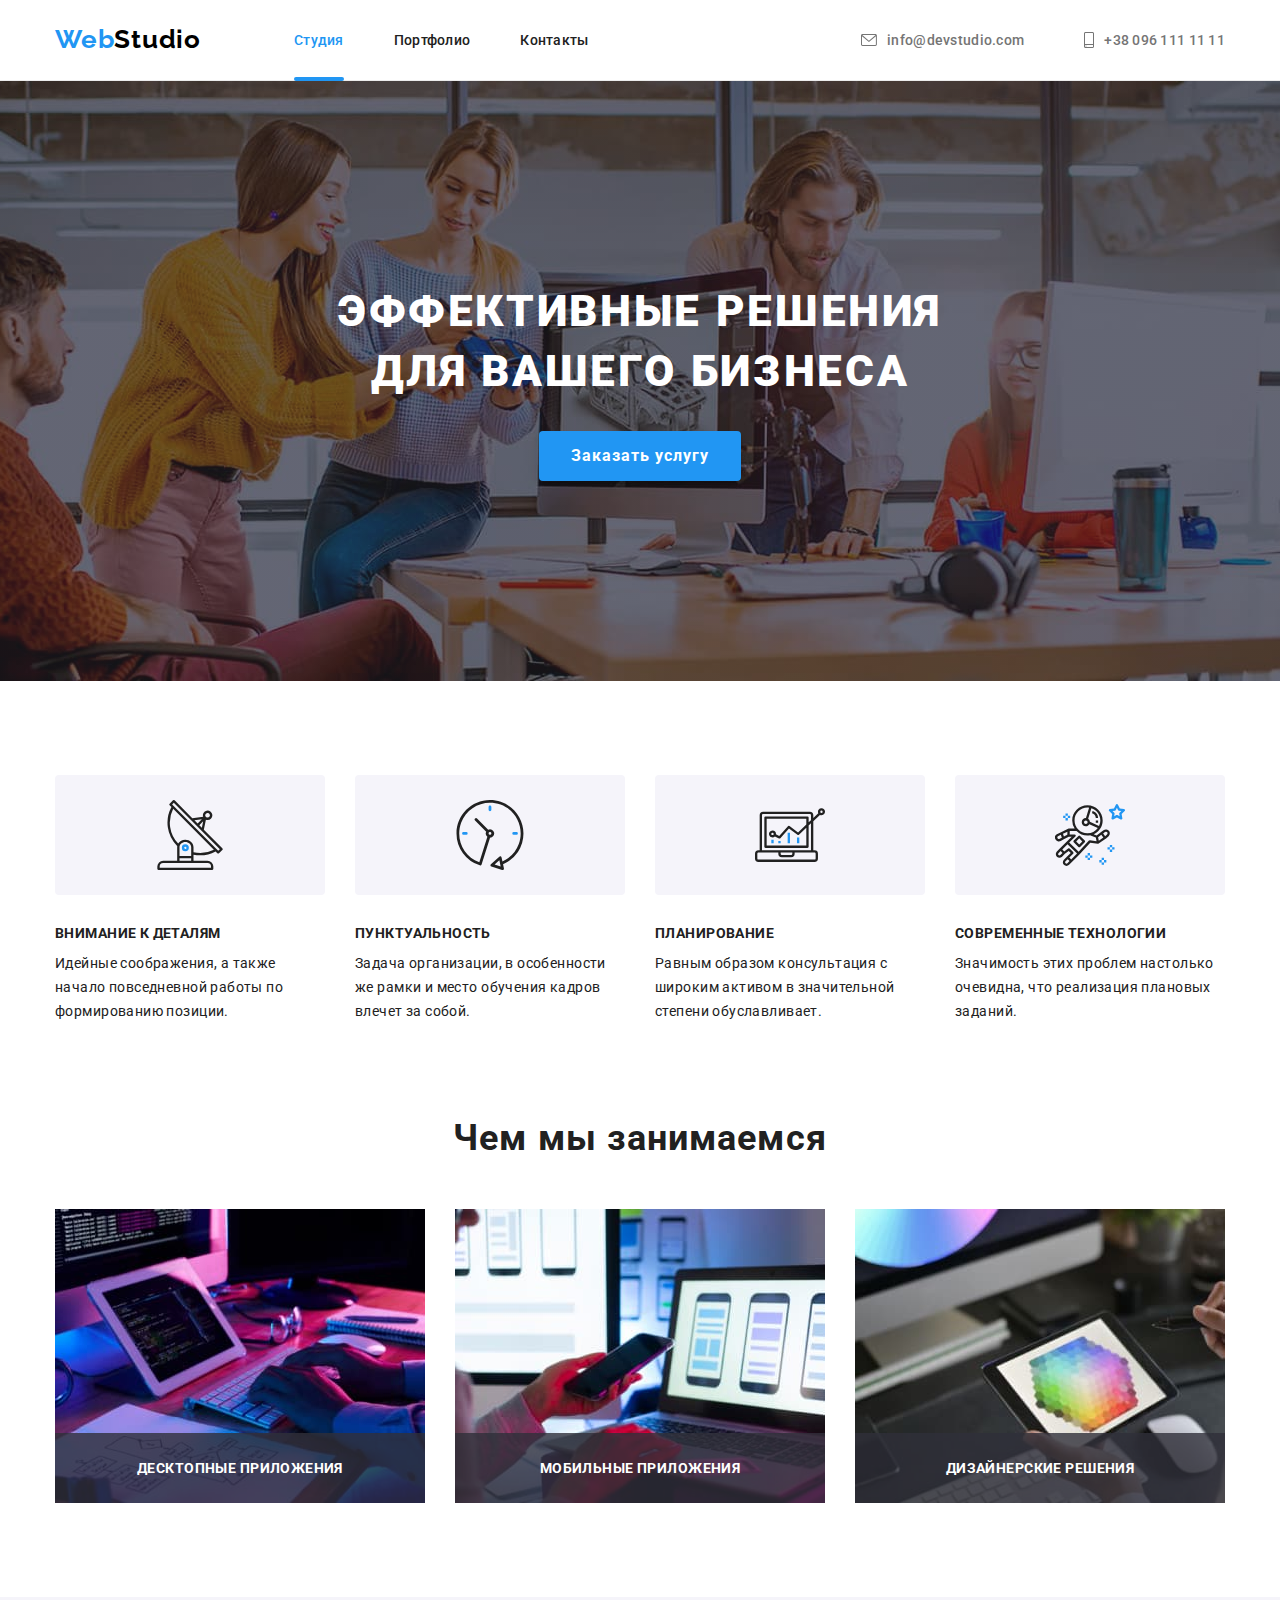
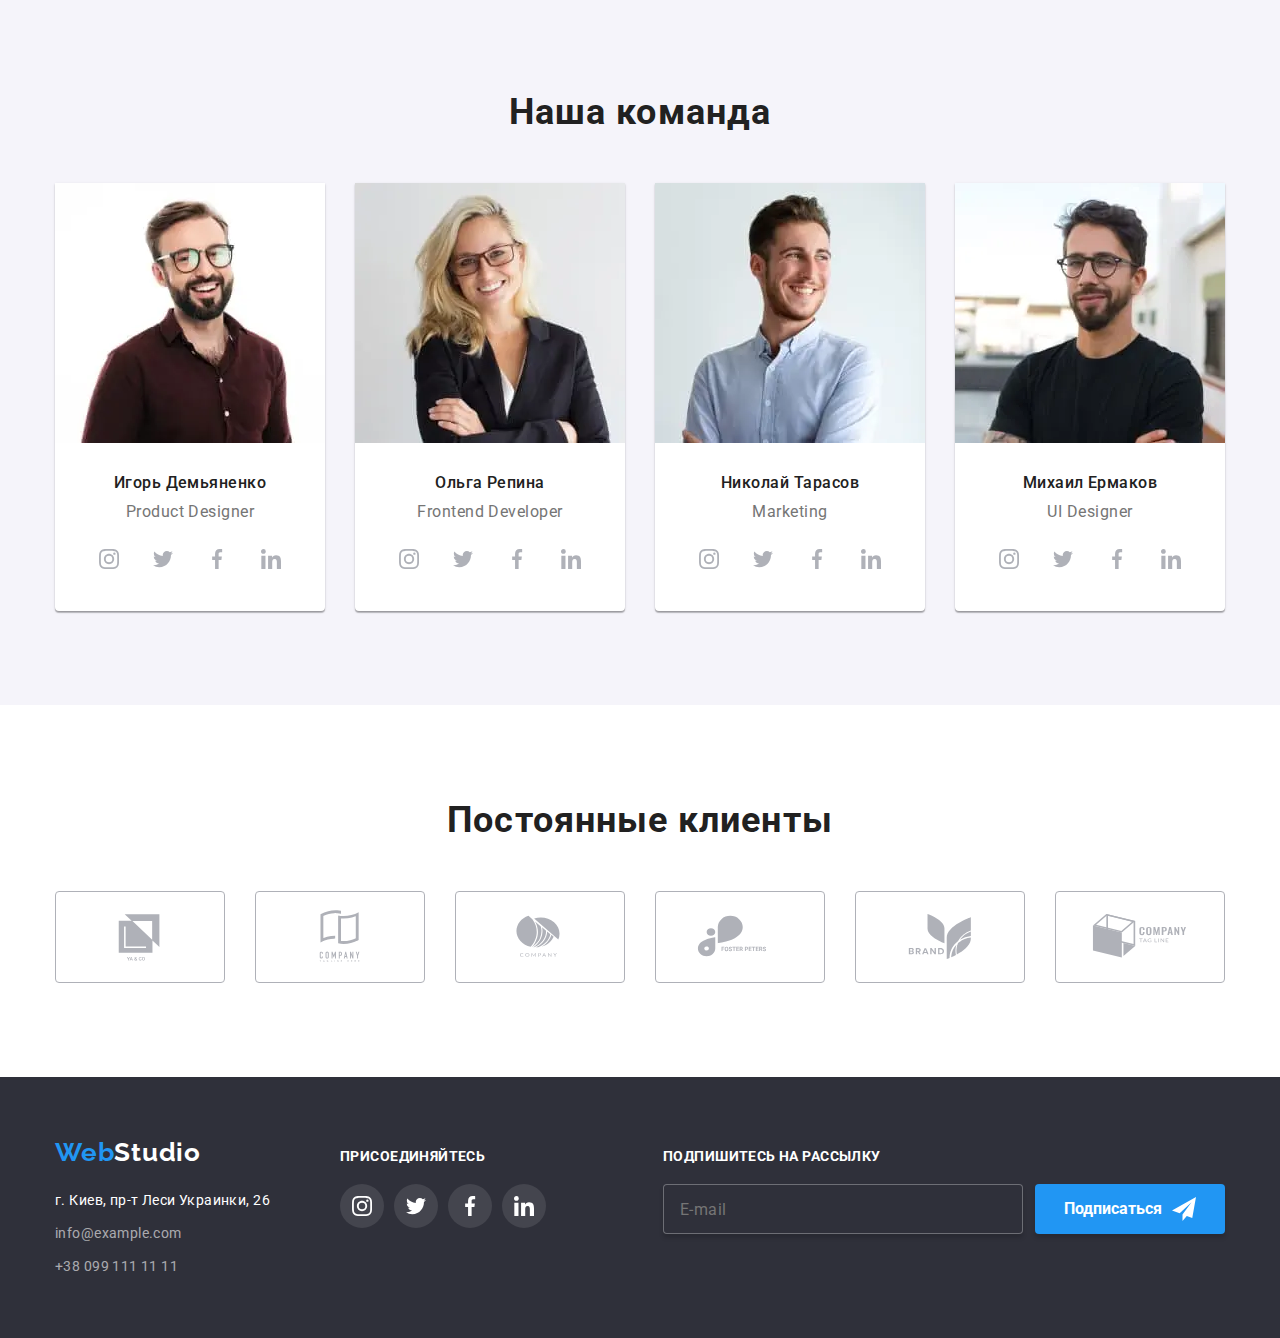
<file: index.html>
<!DOCTYPE html>
<html lang="ru">
  <head>
    <meta charset="UTF-8" />
    <meta http-equiv="X-UA-Compatible" content="IE=edge" />
    <meta name="viewport" content="width=device-width, initial-scale=1.0" />
    <title>Студия</title>
    <link rel="preconnect" href="https://fonts.googleapis.com" />
    <link rel="preconnect" href="https://fonts.gstatic.com" crossorigin />
    <link
      href="https://fonts.googleapis.com/css2?family=Raleway:wght@700&family=Roboto:wght@400;500;700;900&display=swap"
      rel="stylesheet"
    />
    <link
      rel="stylesheet"
      href="https://cdn.jsdelivr.net/npm/modern-normalize@1.1.0/modern-normalize.min.css"
    />
    <link rel="stylesheet" href="./css/main.min.css" />
  </head>
  <body>
    <!--HEADER-->
    <header class="page-header">
      <div class="container page-header__container">
        <nav class="page-nav">
          <a class="logo page-header__logo" href="./index.html" lang="en"
            >Web<span class="logo-black">Studio</span></a
          >
          <ul class="menu">
            <li class="menu__item">
              <a class="menu__link menu__link_current" href="./index.html"
                >Студия</a
              >
            </li>
            <li class="menu__item">
              <a class="menu__link" href="./portfolio.html">Портфолио</a>
            </li>
            <li class="menu__item">
              <a class="menu__link" href="">Контакты</a>
            </li>
          </ul>
        </nav>
        <button type="button" class="mobile-menu-open" data-menu-open>
          <svg class="mobile-menu-open__icon" width="40" height="40">
            <use href="./images/sprite_opt.svg#burger-icon"></use>
          </svg>
        </button>
        <ul class="contacts">
          <li class="contacts__item">
            <a class="contacts__mail" href="mailto:info@devstudio.com"
              >info@devstudio.com
              <svg class="contacts__icon" width="16" height="12">
                <use href="./images/sprite_opt.svg#icon-envelope"></use>
              </svg>
            </a>
          </li>
          <li class="contacts__item">
            <a class="contacts__phone" href="tel:+38961111111"
              >+38 096 111 11 11
              <svg class="contacts__icon" width="10" height="16">
                <use href="./images/sprite_opt.svg#icon-smartphone"></use>
              </svg>
            </a>
          </li>
        </ul>
      </div>
      <!--MOBILE MENU-->
      <div class="mobile-menu" data-menu>
        <div class="container mobile-menu__container">
          <button class="mobile-menu__close-btn" data-menu-close>
            <svg class="mobile-menu__close-icon" width="40" height="40">
              <use href="./images/sprite_opt.svg#icon-close_40px"></use>
            </svg>
          </button>
          <ul class="mobile-menu-list">
            <li class="mobile-menu__item">
              <a
                class="mobile-menu__link mobile-menu__link_current"
                href="./index.html"
                >Студия</a
              >
            </li>
            <li class="mobile-menu__item">
              <a class="mobile-menu__link" href="./portfolio.html">Портфолио</a>
            </li>
            <li class="mobile-menu__item">
              <a class="mobile-menu__link" href="">Контакты</a>
            </li>
          </ul>
          <div>
            <ul class="mobile-contacts">
              <li class="mobile-contacts__item">
                <a class="mobile-contacts__phone" href="tel:+380961111111"
                  >+380961111111
                </a>
              </li>
              <li class="mobile-contacts__item">
                <a
                  class="mobile-contacts__mail"
                  href="mailto:info@devstudio.com"
                  >info@devstudio.com</a
                >
              </li>
            </ul>
            <ul class="mobile-social">
              <li class="mobile-social__item">
                <a href="" class="mobile-social__link">Instagram</a>
              </li>
              <li class="mobile-social__item">
                <a href="" class="mobile-social__link">Twitter</a>
              </li>
              <li class="mobile-social__item">
                <a href="" class="mobile-social__link">Facebook</a>
              </li>
              <li class="mobile-social__item">
                <a href="" class="mobile-social__link">LinkedIn</a>
              </li>
            </ul>
          </div>
        </div>
      </div>
    </header>
    <main>
      <!-- HERO-->
      <section class="page-hero overlay">
        <div class="container">
          <h1 class="main-title">Эффективные решения для вашего бизнеса</h1>
          <button class="modal-btn" type="button" data-modal-open>
            Заказать услугу
          </button>
        </div>
      </section>
      <!--ADVANTAGES-->
      <section class="page-advantages section">
        <div class="container">
          <h2 class="visually-hidden">Наши преимущества</h2>
          <ul class="advantages">
            <li class="menu-advantage">
              <div class="advantages-list-link" href="">
                <svg class="advantages-list-icon" width="70" height="70">
                  <use href="./images/sprite_opt.svg#icon-antenna"></use>
                </svg>
              </div>
              <h3 class="title-advantage">Внимание к деталям</h3>
              <p class="description-advantage">
                Идейные соображения, а также начало повседневной работы по
                формированию позиции.
              </p>
            </li>
            <li class="menu-advantage">
              <div class="advantages-list-link" href="">
                <svg class="advantages-list-icon" width="70" height="70">
                  <use href="./images/sprite_opt.svg#icon-clock"></use>
                </svg>
              </div>
              <h3 class="title-advantage">Пунктуальность</h3>
              <p class="description-advantage">
                Задача организации, в особенности же рамки и место обучения
                кадров влечет за собой.
              </p>
            </li>
            <li class="menu-advantage">
              <div class="advantages-list-link" href="">
                <svg class="advantages-list-icon" width="70" height="70">
                  <use href="./images/sprite_opt.svg#icon-diagram"></use>
                </svg>
              </div>
              <h3 class="title-advantage">Планирование</h3>
              <p class="description-advantage">
                Равным образом консультация с широким активом в значительной
                степени обуславливает.
              </p>
            </li>
            <li class="menu-advantage">
              <div class="advantages-list-link" href="">
                <svg class="advantages-list-icon" width="70" height="70">
                  <use href="./images/sprite_opt.svg#icon-astronaut"></use>
                </svg>
              </div>
              <h3 class="title-advantage">Современные технологии</h3>
              <p class="description-advantage">
                Значимость этих проблем настолько очевидна, что реализация
                плановых заданий.
              </p>
            </li>
          </ul>
        </div>
      </section>
      <!--WORK-->
      <section class="work-section section">
        <div class="container">
          <h2 class="section-title">Чем мы занимаемся</h2>
          <ul class="page-work-container">
            <li class="product-work">
              <picture>
                <source
                  srcset="
                    ./images/desktop/services/desktop-app-370/desktop-app-370.jpg    1x,
                    ./images/desktop/services/desktop-app-370/desktop-app-370@2x.jpg 2x
                  "
                  type="image/jpg"
                  media="(min-width: 1200px)"
                />
                <source
                  srcset="
                    ./images/desktop/services/desktop-app-370/desktop-app-370.webp    1x,
                    ./images/desktop/services/desktop-app-370/desktop-app-370@2x.webp 2x
                  "
                  type="image/webp"
                  media="(min-width: 1200px)"
                />
                <img
                  src="./images/desktop/services/desktop-app-370/desktop-app-370.jpg"
                  alt="Разрабатываем"
                  width="370"
                  height="294"
                />
              </picture>
              <div class="title-product">
                <p class="title-product-work">Десктопные приложения</p>
              </div>
            </li>
            <li class="product-work">
              <picture>
                <source
                  srcset="
                    ./images/desktop/services/mobile-app-370/mobile-app-370.jpg    1x,
                    ./images/desktop/services/mobile-app-370/mobile-app-370@2x.jpg 2x
                  "
                  type="image/jpg"
                  media="(min-width: 1200px)"
                />
                <source
                  srcset="
                    ./images/desktop/services/mobile-app-370/mobile-app-370.webp    1x,
                    ./images/desktop/services/mobile-app-370/mobile-app-370@2x.webp 2x
                  "
                  type="image/webp"
                  media="(min-width: 1200px)"
                />
                <img
                  src="./images/desktop/services/mobile-app-370/mobile-app-370.jpg"
                  alt="Разрабатываем"
                  width="370"
                  height="294"
                />
              </picture>
              <div class="title-product">
                <p class="title-product-work">Мобильные приложения</p>
              </div>
            </li>
            <li class="product-work">
              <picture>
                <source
                  srcset="
                    ./images/desktop/services/design-solutions-370/design-solutions-370.jpg    1x,
                    ./images/desktop/services/design-solutions-370/design-solutions-370@2x.jpg 2x
                  "
                  type="image/jpg"
                  media="(min-width: 1200px)"
                />
                <source
                  srcset="
                    ./images/desktop/services/design-solutions-370/design-solutions-370.webp    1x,
                    ./images/desktop/services/design-solutions-370/design-solutions-370@2x.webp 2x
                  "
                  type="image/webp"
                  media="(min-width: 1200px)"
                />
                <img
                  src="./images/desktop/services/design-solutions-370/design-solutions-370.jpg"
                  alt="Подбираем дизайн"
                  width="370"
                  height="294"
                />
              </picture>
              <div class="title-product">
                <p class="title-product-work">Дизайнерские решения</p>
              </div>
            </li>
          </ul>
        </div>
      </section>
      <!--EMPLOYEES-->
      <section class="employees-section section">
        <div class="container">
          <h2 class="section-title">Наша команда</h2>
          <ul class="page-employees-container">
            <li class="employees-card">
              <picture>
                <source
                  srcset="
                    ./images/desktop/team/igor-270/igor-270.webp,
                    ./images/desktop/team/igor-270/igor-270@2x.webp
                  "
                  media="(min-width: 1200px)"
                  type="image/webp"
                />
                <source
                  srcset="
                    ./images/desktop/team/igor-270/igor-270.jpg,
                    ./images/desktop/team/igor-270/igor-270@2x.jpg
                  "
                  media="(min-width: 1200px)"
                />
                <source
                  srcset="
                    ./images/tablet/team/igor-354/igor-354.webp,
                    ./images/tablet/team/igor-354/igor-354@2x.webp
                  "
                  media="(min-width: 768px)"
                  type="image/webp"
                />
                <source
                  srcset="
                    ./images/tablet/team/igor-354/igor-354.jpg,
                    ./images/tablet/team/igor-354/igor-354@2x.jpg
                  "
                  media="(min-width: 768px)"
                />
                <source
                  srcset="
                    ./images/mobile/team/igor-450/igor-450.webp,
                    ./images/mobile/team/igor-450/igor-450@2x.webp
                  "
                  media="(max-width: 767px)"
                  type="image/webp"
                />
                <source
                  srcset="
                    ./images/mobile/team/igor-450/igor-450.jpg,
                    ./images/mobile/team/igor-450/igor-450@2x.jpg
                  "
                  media="(max-width: 767px)"
                />
                <img
                  src="./images/mobile/team/igor-450/igor-450.jpg"
                  alt="Product Designer"
                />
              </picture>
              <div class="employees-card-content-wrapper">
                <h3 class="employees-name">Игорь Демьяненко</h3>
                <p class="employees-job" lang="en">Product Designer</p>
                <ul class="employees-social-list list">
                  <li class="social-item">
                    <a href="" class="employees-social-link">
                      <svg class="employees-social-icon" width="20" height="20">
                        <use
                          href="./images/sprite_opt.svg#icon-instagram"
                        ></use>
                      </svg>
                    </a>
                  </li>
                  <li class="social-item">
                    <a href="" class="employees-social-link">
                      <svg class="employees-social-icon" width="20" height="20">
                        <use href="./images/sprite_opt.svg#icon-twitter"></use>
                      </svg>
                    </a>
                  </li>
                  <li class="social-item">
                    <a href="" class="employees-social-link">
                      <svg class="employees-social-icon" width="20" height="20">
                        <use href="./images/sprite_opt.svg#icon-facebook"></use>
                      </svg>
                    </a>
                  </li>
                  <li class="social-item">
                    <a href="" class="employees-social-link">
                      <svg class="employees-social-icon" width="20" height="20">
                        <use href="./images/sprite_opt.svg#icon-linkedin"></use>
                      </svg>
                    </a>
                  </li>
                </ul>
              </div>
            </li>
            <li class="employees-card">
              <picture>
                <source
                  srcset="
                    ./images/desktop/team/olga-270/olga-270.webp,
                    ./images/desktop/team/olga-270/olga-270@2x.webp
                  "
                  media="(min-width: 1200px)"
                  type="image/webp"
                />
                <source
                  srcset="
                    ./images/desktop/team/olga-270/olga-270.jpg,
                    ./images/desktop/team/olga-270/olga-270@2x.jpg
                  "
                  media="(min-width: 1200px)"
                />
                <source
                  srcset="
                    ./images/tablet/team/olga-354/olga-354.webp,
                    ./images/tablet/team/olga-354/olga-3544@2x.webp
                  "
                  media="(min-width: 768px)"
                  type="image/webp"
                />
                <source
                  srcset="
                    ./images/tablet/team/olga-354/olga-354.jpg,
                    ./images/tablet/team/olga-354/olga-354@2x.jpg
                  "
                  media="(min-width: 768px)"
                />
                <source
                  srcset="
                    ./images/mobile/team/olga-450/olga-450.webp,
                    ./images/mobile/team/olga-450/olga-450@2x.webp
                  "
                  media="(max-width: 767px)"
                  type="image/webp"
                />
                <source
                  srcset="
                    ./images/mobile/team/olga-450/olga-450.jpg,
                    ./images/mobile/team/olga-450/olga-450@2x.jpg
                  "
                  media="(max-width: 767px)"
                />
                <img
                  src="./images/mobile/team/olga-450/olga-450.jpg"
                  alt="Frontend Developer"
                />
              </picture>
              <div class="employees-card-content-wrapper">
                <h3 class="employees-name">Ольга Репина</h3>
                <p class="employees-job" lang="en">Frontend Developer</p>
                <ul class="employees-social-list list">
                  <li class="social-item">
                    <a href="" class="employees-social-link">
                      <svg class="employees-social-icon" width="20" height="20">
                        <use
                          href="./images/sprite_opt.svg#icon-instagram"
                        ></use>
                      </svg>
                    </a>
                  </li>
                  <li class="social-item">
                    <a href="" class="employees-social-link">
                      <svg class="employees-social-icon" width="20" height="20">
                        <use href="./images/sprite_opt.svg#icon-twitter"></use>
                      </svg>
                    </a>
                  </li>
                  <li class="social-item">
                    <a href="" class="employees-social-link">
                      <svg class="employees-social-icon" width="20" height="20">
                        <use href="./images/sprite_opt.svg#icon-facebook"></use>
                      </svg>
                    </a>
                  </li>
                  <li class="social-item">
                    <a href="" class="employees-social-link">
                      <svg class="employees-social-icon" width="20" height="20">
                        <use href="./images/sprite_opt.svg#icon-linkedin"></use>
                      </svg>
                    </a>
                  </li>
                </ul>
              </div>
            </li>
            <li class="employees-card">
              <picture>
                <source
                  srcset="
                    ./images/desktop/team/nikolay-270/nikolay-270.webp,
                    ./images/desktop/team/nikolay-270/nikolay-270@2x.webp
                  "
                  media="(min-width: 1200px)"
                  type="image/webp"
                />
                <source
                  srcset="
                    ./images/desktop/team/nikolay-270/nikolay-270.jpg,
                    ./images/desktop/team/nikolay-270/nikolay-270@2x.jpg
                  "
                  media="(min-width: 1200px)"
                />
                <source
                  srcset="
                    ./images/tablet/team/nikolay-354/nikolay-354.webp,
                    ./images/tablet/team/nikolay-354/nikolay-3544@2x.webp
                  "
                  media="(min-width: 768px)"
                  type="image/webp"
                />
                <source
                  srcset="
                    ./images/tablet/team/nikolay-354/nikolay-354.jpg,
                    ./images/tablet/team/nikolay-354/nikolay-354@2x.jpg
                  "
                  media="(min-width: 768px)"
                />
                <source
                  srcset="
                    ./images/mobile/team/nikolay-450/nikolay-450.webp,
                    ./images/mobile/team/nikolay-450/nikolay-450@2x.webp
                  "
                  media="(max-width: 767px)"
                  type="image/webp"
                />
                <source
                  srcset="
                    ./images/mobile/team/nikolay-450/nikolay-450.jpg,
                    ./images/mobile/team/nikolay-450/nikolay-450@2x.jpg
                  "
                  media="(max-width: 767px)"
                />
                <img
                  src="./images/mobile/team/nikolay-450/nikolay-450.jpg"
                  alt="Marketing"
                />
              </picture>
              <div class="employees-card-content-wrapper">
                <h3 class="employees-name">Николай Тарасов</h3>
                <p class="employees-job" lang="en">Marketing</p>
                <ul class="employees-social-list list">
                  <li class="social-item">
                    <a href="" class="employees-social-link">
                      <svg class="employees-social-icon" width="20" height="20">
                        <use
                          href="./images/sprite_opt.svg#icon-instagram"
                        ></use>
                      </svg>
                    </a>
                  </li>
                  <li class="social-item">
                    <a href="" class="employees-social-link">
                      <svg class="employees-social-icon" width="20" height="20">
                        <use href="./images/sprite_opt.svg#icon-twitter"></use>
                      </svg>
                    </a>
                  </li>
                  <li class="social-item">
                    <a href="" class="employees-social-link">
                      <svg class="employees-social-icon" width="20" height="20">
                        <use href="./images/sprite_opt.svg#icon-facebook"></use>
                      </svg>
                    </a>
                  </li>
                  <li class="social-item">
                    <a href="" class="employees-social-link">
                      <svg class="employees-social-icon" width="20" height="20">
                        <use href="./images/sprite_opt.svg#icon-linkedin"></use>
                      </svg>
                    </a>
                  </li>
                </ul>
              </div>
            </li>
            <li class="employees-card">
              <picture>
                <source
                  srcset="
                    ./images/desktop/team/mykhail-270/mykhail-270.webp,
                    ./images/desktop/team/mykhail-270/mykhail-270@2x.webp
                  "
                  media="(min-width: 1200px)"
                  type="image/webp"
                />
                <source
                  srcset="
                    ./images/desktop/team/mykhail-270/mykhail-270.jpg,
                    ./images/desktop/team/mykhail-270/mykhail-270@2x.jpg
                  "
                  media="(min-width: 1200px)"
                />
                <source
                  srcset="
                    ./images/tablet/team/mykhail-354/mykhail-354.webp,
                    ./images/tablet/team/mykhail-354/mykhail-3544@2x.webp
                  "
                  media="(min-width: 768px)"
                  type="image/webp"
                />
                <source
                  srcset="
                    ./images/tablet/team/mykhail-354/mykhail-354.jpg,
                    ./images/tablet/team/mykhail-354/mykhail-354@2x.jpg
                  "
                  media="(min-width: 768px)"
                />
                <source
                  srcset="
                    ./images/mobile/team/mykhail-450/mykhail-450.webp,
                    ./images/mobile/team/mykhail-450/mykhail-450@2x.webp
                  "
                  media="(max-width: 767px)"
                  type="image/webp"
                />
                <source
                  srcset="
                    ./images/mobile/team/mykhail-450/mykhail-450.jpg,
                    ./images/mobile/team/mykhail-450/mykhail-450@2x.jpg
                  "
                  media="(max-width: 767px)"
                />
                <img
                  src="./images/mobile/team/mykhail-450/mykhail-450.jpg"
                  alt="UI Designer"
                />
              </picture>
              <div class="employees-card-content-wrapper">
                <h3 class="employees-name">Михаил Ермаков</h3>
                <p class="employees-job" lang="en">UI Designer</p>
                <ul class="employees-social-list list">
                  <li class="social-item">
                    <a href="" class="employees-social-link">
                      <svg class="employees-social-icon" width="20" height="20">
                        <use
                          href="./images/sprite_opt.svg#icon-instagram"
                        ></use>
                      </svg>
                    </a>
                  </li>
                  <li class="social-item">
                    <a href="" class="employees-social-link">
                      <svg class="employees-social-icon" width="20" height="20">
                        <use href="./images/sprite_opt.svg#icon-twitter"></use>
                      </svg>
                    </a>
                  </li>
                  <li class="social-item">
                    <a href="" class="employees-social-link">
                      <svg class="employees-social-icon" width="20" height="20">
                        <use href="./images/sprite_opt.svg#icon-facebook"></use>
                      </svg>
                    </a>
                  </li>
                  <li class="social-item">
                    <a href="" class="employees-social-link">
                      <svg class="employees-social-icon" width="20" height="20">
                        <use href="./images/sprite_opt.svg#icon-linkedin"></use>
                      </svg>
                    </a>
                  </li>
                </ul>
              </div>
            </li>
          </ul>
        </div>
      </section>
    </main>
    <!--CLIENTS-->
    <section class="section">
      <div class="container">
        <h2 class="section-title">Постоянные клиенты</h2>
        <ul class="list-clients">
          <li class="image-client">
            <a class="clients-list-link" href="">
              <svg class="client-icon" width="106" height="60">
                <use href="./images/sprite_opt.svg#icon-client-logo"></use>
              </svg>
            </a>
          </li>
          <li class="image-client">
            <a class="clients-list-link" href="">
              <svg class="client-icon" width="106" height="60">
                <use href="./images/sprite_opt.svg#icon-client-logo-1"></use>
              </svg>
            </a>
          </li>
          <li class="image-client">
            <a class="clients-list-link" href="">
              <svg class="client-icon" width="106" height="60">
                <use href="./images/sprite_opt.svg#icon-client-logo-2"></use>
              </svg>
            </a>
          </li>
          <li class="image-client">
            <a class="clients-list-link" href="">
              <svg class="client-icon" width="106" height="60">
                <use href="./images/sprite_opt.svg#icon-client-logo-3"></use>
              </svg>
            </a>
          </li>
          <li class="image-client">
            <a class="clients-list-link" href="">
              <svg class="client-icon" width="106" height="60">
                <use href="./images/sprite_opt.svg#icon-client-logo-4"></use>
              </svg>
            </a>
          </li>
          <li class="image-client">
            <a class="clients-list-link" href="">
              <svg class="client-icon" width="106" height="60">
                <use href="./images/sprite_opt.svg#icon-client-logo-5"></use>
              </svg>
            </a>
          </li>
        </ul>
      </div>
    </section>
    <!--FOOTER-->
    <footer class="page-footer">
      <div class="container page-footer__container">
        <div class="footer-box">
          <div class="address-footer-wrap">
            <a class="page-footer__logo logo" href="./index.html" lang="en"
              >Web<span class="logo-white">Studio</span></a
            >
            <address>
              <ul>
                <li>
                  <a
                    class="location"
                    href="https://goo.gl/maps/pXE2QNJU4stwtCro8"
                    target="_blank"
                    rel="noopener noreferrer"
                    >г. Киев, пр-т Леси Украинки, 26</a
                  >
                </li>
                <li>
                  <a class="contact-mail-footer" href="mailto:info@example.com"
                    >info@example.com</a
                  >
                </li>
                <li>
                  <a
                    class="contact-phone-number-footer"
                    href="tel:+380991111111"
                    >+38 099 111 11 11</a
                  >
                </li>
              </ul>
            </address>
          </div>
          <div class="social-links-footer">
            <p class="social-footer-wrap">присоединяйтесь</p>
            <ul class="social-footer-list list">
              <li class="social-footer-list__item">
                <a href="" class="social-footer-list__link">
                  <svg class="social-footer-list__icon" width="20" height="20">
                    <use href="./images/sprite_opt.svg#icon-instagram"></use>
                  </svg>
                </a>
              </li>
              <li class="social-footer-list__item">
                <a href="" class="social-footer-list__link">
                  <svg class="social-footer-list__icon" width="20" height="20">
                    <use href="./images/sprite_opt.svg#icon-twitter"></use>
                  </svg>
                </a>
              </li>
              <li class="social-footer-list__item">
                <a href="" class="social-footer-list__link">
                  <svg class="social-footer-list__icon" width="20" height="20">
                    <use href="./images/sprite_opt.svg#icon-facebook"></use>
                  </svg>
                </a>
              </li>
              <li class="social-footer-list__item">
                <a href="" class="social-footer-list__link">
                  <svg class="social-footer-list__icon" width="20" height="20">
                    <use href="./images/sprite_opt.svg#icon-linkedin"></use>
                  </svg>
                </a>
              </li>
            </ul>
          </div>
        </div>
        <form class="sign-modal-form">
          <label class="sign-mail-content">
            <span class="sign-mail-content__mail">Подпишитесь на рассылку</span>
            <input
              type="email"
              class="sign-mail-content__form"
              placeholder="E-mail"
              name="sign_user_mail"
              required
            />
          </label>
          <button type="submit" class="sign-form-button">
            Подписаться
            <svg class="sign-form-button__icon" width="24" height="24">
              <use href="./images/sprite_opt.svg#icon-sign_mail"></use>
            </svg>
          </button>
        </form>
      </div>
    </footer>
    <!--MODAL WINDOW-->
    <div class="backdrop is-hidden" data-modal>
      <div class="modal">
        <button type="button" class="modal-close-btn" data-modal-close>
          <svg class="modal-close-btn-icon" width="18" height="18">
            <use href="./images/sprite_opt.svg#icon-close-modal"></use>
          </svg>
        </button>
        <form class="modal-form">
          <p class="modal-form-title">
            Оставьте свои данные, мы вам перезвоним
          </p>
          <label class="modal-form-field">
            <span class="modal-form-input-descr">Имя</span>
            <span class="modal-form-input-wrapper">
              <input
                type="text"
                name="user_name"
                class="modal-form-input"
                required
                pattern="^[a-zA-Zа-яА-Я]+$"
                minlength="2"
              />
              <svg class="modal-form-input-icon" width="18" height="18">
                <use href="./images/sprite_opt.svg#icon-input-person"></use>
              </svg>
            </span>
          </label>
          <label class="modal-form-field">
            <span class="modal-form-input-descr">Телефон</span>
            <span class="modal-form-input-wrapper">
              <input
                type="tel"
                name="user_phone"
                class="modal-form-input"
                required
                pattern="[0-9]{3}-[0-9]{3}-[0-9]{2}-[0-9]{2}"
                title="xxx-xxx-xx-xx"
              />
              <svg class="modal-form-input-icon" width="18" height="18">
                <use href="./images/sprite_opt.svg#icon-input-phone"></use>
              </svg>
            </span>
          </label>
          <label class="modal-form-field">
            <span class="modal-form-input-descr">Почта</span>
            <span class="modal-form-input-wrapper">
              <input
                type="email"
                name="user_email"
                class="modal-form-input"
                required
                pattern="^[a-z0-9._%+-]+@[a-z0-9.-]+\.[a-z]{2,4}$"
              />
              <svg class="modal-form-input-icon" width="18" height="18">
                <use href="./images/sprite_opt.svg#icon-input-email"></use>
              </svg>
            </span>
          </label>
          <label class="modal-form-field">
            <span class="modal-form-input-descr">Комментарий</span>
            <textarea
              name="user_message"
              class="modal-form-message"
              placeholder="Введите текст"
            ></textarea>
          </label>
          <input
            id="user-policy"
            type="checkbox"
            name="user-policy"
            class="modal-form-check visually-hidden"
          />
          <label for="user-policy" class="modal-form-check-descr"
            >Соглашаюсь с рассылкой и принимаю&nbsp;<a
              href=""
              class="modal-form-check-descr-blue"
              >Условия договора
            </a>
          </label>
          <button type="submit" class="modal-form-submit">Отправить</button>
        </form>
      </div>
    </div>
    <script src="./js/modal.js"></script>
    <script src="./js/mobile-menu.js"></script>
  </body>
</html>
</file>
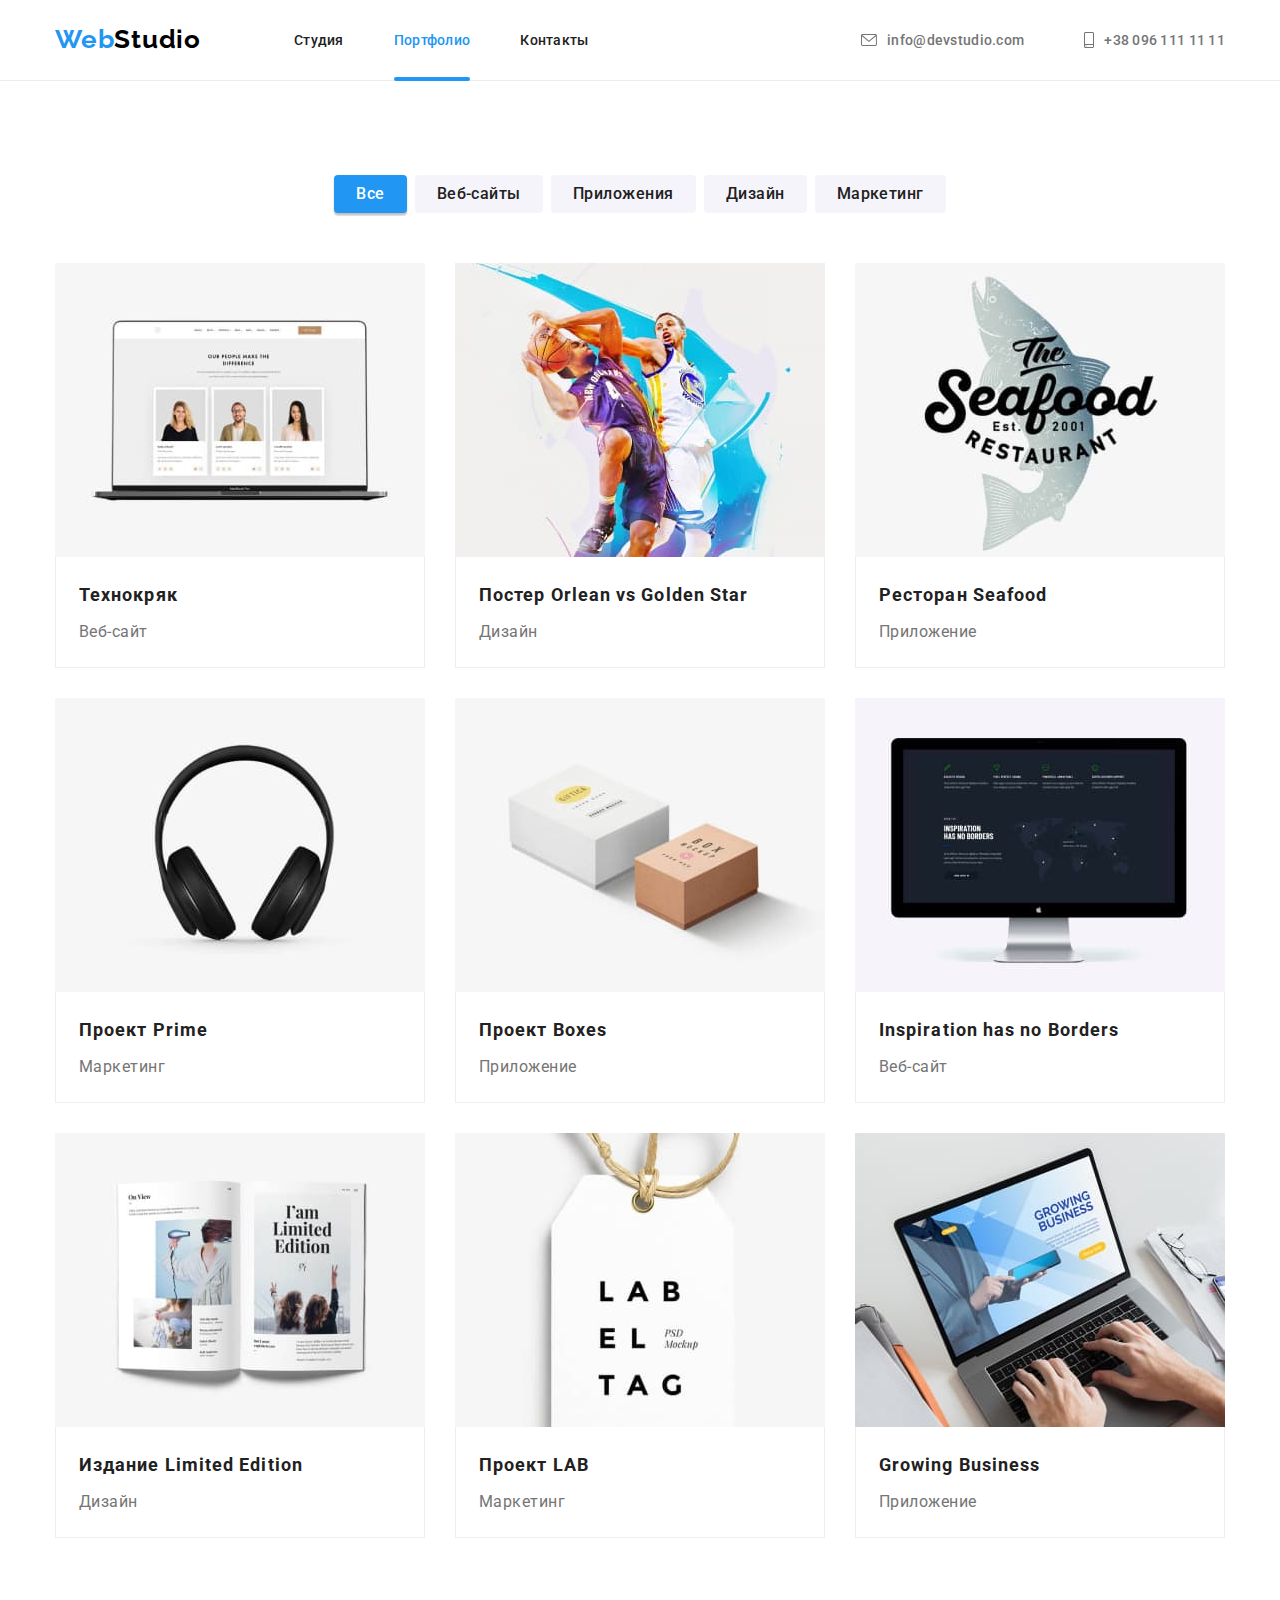
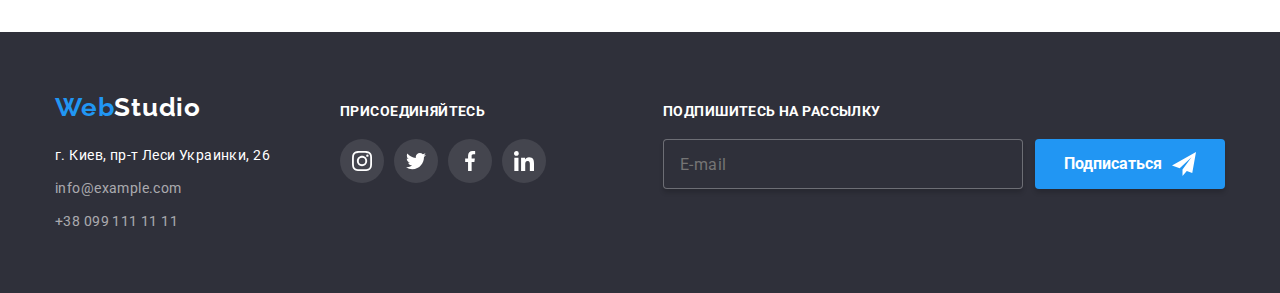
<file: portfolio.html>
<!DOCTYPE html>
<html lang="ru">
  <head>
    <meta charset="UTF-8" />
    <meta http-equiv="X-UA-Compatible" content="IE=edge" />
    <meta name="viewport" content="width=device-width, initial-scale=1.0" />
    <title>Портфолио</title>
    <link rel="preconnect" href="https://fonts.googleapis.com" />
    <link rel="preconnect" href="https://fonts.gstatic.com" crossorigin />
    <link
      href="https://fonts.googleapis.com/css2?family=Raleway:wght@700&family=Roboto:wght@400;500;700;900&display=swap"
      rel="stylesheet"
    />
    <link
      rel="stylesheet"
      href="https://cdn.jsdelivr.net/npm/modern-normalize@1.1.0/modern-normalize.min.css"
    />
    <link rel="stylesheet" href="./css/main.min.css" />
  </head>
  <body>
    <!--HEADER-->
    <header class="page-header">
      <div class="container page-header__container">
        <nav class="page-nav">
          <a class="logo page-header__logo" href="./index.html" lang="en"
            >Web<span class="logo-black">Studio</span></a
          >
          <ul class="menu">
            <li class="menu__item">
              <a class="menu__link" href="./index.html">Студия</a>
            </li>
            <li class="menu__item">
              <a class="menu__link menu__link_current" href="./portfolio.html"
                >Портфолио</a
              >
            </li>
            <li class="menu__item">
              <a class="menu__link" href="">Контакты</a>
            </li>
          </ul>
        </nav>
        <button type="button" class="mobile-menu-open" data-menu-open>
          <svg class="mobile-menu-open__icon" width="40" height="40">
            <use href="./images/sprite_opt.svg#burger-icon"></use>
          </svg>
        </button>
        <ul class="contacts">
          <li class="contacts__item">
            <a class="contacts__mail" href="mailto:info@devstudio.com"
              >info@devstudio.com
              <svg class="contacts__icon" width="16" height="12">
                <use href="./images/sprite_opt.svg#icon-envelope"></use>
              </svg>
            </a>
          </li>
          <li class="contacts__item">
            <a class="contacts__phone" href="tel:+38961111111"
              >+38 096 111 11 11
              <svg class="contacts__icon" width="10" height="16">
                <use href="./images/sprite_opt.svg#icon-smartphone"></use>
              </svg>
            </a>
          </li>
        </ul>
      </div>
      <div class="mobile-menu" data-menu>
        <div class="container mobile-menu__container">
          <button class="mobile-menu__close-btn" data-menu-close>
            <svg class="mobile-menu__close-icon" width="40" height="40">
              <use href="./images/sprite_opt.svg#icon-close_40px"></use>
            </svg>
          </button>
          <ul class="mobile-menu-list">
            <li class="mobile-menu__item">
              <a class="mobile-menu__link" href="./index.html">Студия</a>
            </li>
            <li class="mobile-menu__item">
              <a
                class="mobile-menu__link mobile-menu__link_current"
                href="./portfolio.html"
                >Портфолио</a
              >
            </li>
            <li class="mobile-menu__item">
              <a class="mobile-menu__link" href="">Контакты</a>
            </li>
          </ul>
          <!--MOBILE MENU-->
          <div>
            <ul class="mobile-contacts">
              <li class="mobile-contacts__item">
                <a class="mobile-contacts__phone" href="tel:+380961111111"
                  >+380961111111
                </a>
              </li>
              <li class="mobile-contacts__item">
                <a
                  class="mobile-contacts__mail"
                  href="mailto:info@devstudio.com"
                  >info@devstudio.com</a
                >
              </li>
            </ul>
            <ul class="mobile-social">
              <li class="mobile-social__item">
                <a href="" class="mobile-social__link">Instagram</a>
              </li>
              <li class="mobile-social__item">
                <a href="" class="mobile-social__link">Twitter</a>
              </li>
              <li class="mobile-social__item">
                <a href="" class="mobile-social__link">Facebook</a>
              </li>
              <li class="mobile-social__item">
                <a href="" class="mobile-social__link">LinkedIn</a>
              </li>
            </ul>
          </div>
        </div>
      </div>
    </header>
    <main>
      <!--HERO-->
      <section class="section">
        <div class="container">
          <h1 class="visually-hidden">Страница Портфолио</h1>
          <ul class="page-button-container">
            <li>
              <button class="modal-btn-portfolio button-current" type="button">
                Все
              </button>
            </li>
            <li>
              <button class="modal-btn-portfolio" type="button">
                Веб-сайты
              </button>
            </li>
            <li>
              <button class="modal-btn-portfolio" type="button">
                Приложения
              </button>
            </li>
            <li>
              <button class="modal-btn-portfolio" type="button">Дизайн</button>
            </li>
            <li>
              <button class="modal-btn-portfolio" type="button">
                Маркетинг
              </button>
            </li>
          </ul>
          <!--PROJECTS-->
          <h2 class="visually-hidden">Наши проекты</h2>
          <ul class="projects-photo">
            <li class="menu-projects menu-projects-hover">
              <a class="menu-projects-description" href="">
                <div class="overlay-portfolio">
                  <picture>
                    <source
                      srcset="
                        ./images/desktop/portfolio-card-set/technokryak-370/technokryak-370.jpg    1x,
                        ./images/desktop/portfolio-card-set/technokryak-370/technokryak-370@2x.jpg 2x
                      "
                      media="(min-width: 1200px)" />
                    <source
                      srcset="
                        ./images/tablet/portfolio-card-set/technokryak-354/technokryak-354.jpg    1x,
                        ./images/tablet/portfolio-card-set/technokryak-354/technokryak-354@2x.jpg 2x
                      "
                      media="(min-width: 768px)" />
                    <source
                      srcset="
                        ./images/mobile/portfolio-card-set/technocryak-450/technocryak-450.jpg    1x,
                        ./images/mobile/portfolio-card-set/technocryak-450/technocryak-450@2x.jpg 2x
                      "
                      media="(max-width: 767px)" />
                    <img
                      src="./images/mobile/portfolio-card-set/technocryak-450/technocryak-450.jpg"
                      alt="Веб-сайт"
                  /></picture>
                  <p class="overlay-portfolio-content">
                    Ресурс предлагает комплексные предложения с разным уровнем
                    функционала и сервисов. Все это позволит посетителю получить
                    исчерпывающие сведения о компании или частном лице.
                  </p>
                </div>
                <div class="project-card-content-wrapper">
                  <h2 class="img-project">Технокряк</h2>
                  <p class="description-project">Веб-сайт</p>
                </div>
              </a>
            </li>
            <li class="menu-projects menu-projects-hover">
              <a class="menu-projects-description" href="">
                <div class="overlay-portfolio">
                  <picture>
                    <source
                      srcset="
                        ./images/desktop/portfolio-card-set/poster-new-orlean-370/poster-new-orlean-370.jpg    1x,
                        ./images/desktop/portfolio-card-set/poster-new-orlean-370/poster-new-orlean-370@2x.jpg 2x
                      "
                      media="(min-width: 1200px)" />
                    <source
                      srcset="
                        ./images/tablet/portfolio-card-set/poster-new-orlean-354/poster-new-orlean-354.jpg    1x,
                        ./images/tablet/portfolio-card-set/poster-new-orlean-354/poster-new-orlean-354@2x.jpg 2x
                      "
                      media="(min-width: 768px)" />
                    <source
                      srcset="
                        ./images/mobile/portfolio-card-set/poster-new-orlean-450/poster-new-orlean-450.jpg    1x,
                        ./images/mobile/portfolio-card-set/poster-new-orlean-450/poster-new-orlean-450@2x.jpg 2x
                      "
                      media="(max-width: 767px)" />
                    <img
                      src="./images/mobile/portfolio-card-set/poster-new-orlean-450/poster-new-orlean-450.jpg"
                      alt="Веб-сайт"
                  /></picture>
                  <p class="overlay-portfolio-content">
                    Ресурс предлагает комплексные предложения с разным уровнем
                    функционала и сервисов. Все это позволит посетителю получить
                    исчерпывающие сведения о компании или частном лице.
                  </p>
                </div>
                <div class="project-card-content-wrapper">
                  <h2 class="img-project">
                    Постер<span lang="en"> Orlean vs Golden Star</span>
                  </h2>
                  <p class="description-project">Дизайн</p>
                </div>
              </a>
            </li>
            <li class="menu-projects menu-projects-hover">
              <a class="menu-projects-description" href="">
                <div class="overlay-portfolio">
                  <picture>
                    <source
                      srcset="
                        ./images/desktop/portfolio-card-set/seafood-370/seafood-370.jpg    1x,
                        ./images/desktop/portfolio-card-set/seafood-370/seafood-370@2x.jpg 2x
                      "
                      media="(min-width: 1200px)" />
                    <source
                      srcset="
                        ./images/tablet/portfolio-card-set/seafood-354/seafood-354.jpg    1x,
                        ./images/tablet/portfolio-card-set/seafood-354/seafood-354@2x.jpg 2x
                      "
                      media="(min-width: 768px)" />
                    <source
                      srcset="
                        ./images/mobile/portfolio-card-set/seafood-450/seafood-450.jpg    1x,
                        ./images/mobile/portfolio-card-set/seafood-450/seafood-450@2x.jpg 2x
                      "
                      media="(max-width: 767px)" />
                    <img
                      src="./images/mobile/portfolio-card-set/seafood-450/seafood-450.jpg"
                      alt="Веб-сайт"
                  /></picture>
                  <p class="overlay-portfolio-content">
                    Ресурс предлагает комплексные предложения с разным уровнем
                    функционала и сервисов. Все это позволит посетителю получить
                    исчерпывающие сведения о компании или частном лице.
                  </p>
                </div>
                <div class="project-card-content-wrapper">
                  <h2 class="img-project">
                    Ресторан<span lang="en"> Seafood</span>
                  </h2>
                  <p class="description-project">Приложение</p>
                </div>
              </a>
            </li>
            <li class="menu-projects menu-projects-hover">
              <a class="menu-projects-description" href="">
                <div class="overlay-portfolio">
                  <picture>
                    <source
                      srcset="
                        ./images/desktop/portfolio-card-set/prime-370/prime-370.jpg    1x,
                        ./images/desktop/portfolio-card-set/prime-370/prime-370@2x.jpg 2x
                      "
                      media="(min-width: 1200px)" />
                    <source
                      srcset="
                        ./images/tablet/portfolio-card-set/prime-354/prime-354.jpg    1x,
                        ./images/tablet/portfolio-card-set/prime-354/prime-354@2x.jpg 2x
                      "
                      media="(min-width: 768px)" />
                    <source
                      srcset="
                        ./images/mobile/portfolio-card-set/prime-450/prime-450.jpg    1x,
                        ./images/mobile/portfolio-card-set/prime-450/prime-450@2x.jpg 2x
                      "
                      media="(max-width: 767px)" />
                    <img
                      src="./images/mobile/portfolio-card-set/prime-450/prime-450.jpg"
                      alt="Веб-сайт"
                  /></picture>
                  <p class="overlay-portfolio-content">
                    Ресурс предлагает комплексные предложения с разным уровнем
                    функционала и сервисов. Все это позволит посетителю получить
                    исчерпывающие сведения о компании или частном лице.
                  </p>
                </div>
                <div class="project-card-content-wrapper">
                  <h2 class="img-project">
                    Проект<span lang="en"> Prime</span>
                  </h2>
                  <p class="description-project">Маркетинг</p>
                </div>
              </a>
            </li>
            <li class="menu-projects menu-projects-hover">
              <a class="menu-projects-description" href="">
                <div class="overlay-portfolio">
                  <picture>
                    <source
                      srcset="
                        ./images/desktop/portfolio-card-set/boxes-370/boxes-370.jpg    1x,
                        ./images/desktop/portfolio-card-set/boxes-370/boxes-370@2x.jpg 2x
                      "
                      media="(min-width: 1200px)" />
                    <source
                      srcset="
                        ./images/tablet/portfolio-card-set/boxes-354/boxes-354.jpg    1x,
                        ./images/tablet/portfolio-card-set/boxes-354/boxes-354@2x.jpg 2x
                      "
                      media="(min-width: 768px)" />
                    <source
                      srcset="
                        ./images/mobile/portfolio-card-set/boxes-450/boxes-450.jpg    1x,
                        ./images/mobile/portfolio-card-set/boxes-450/boxes-450@2x.jpg 2x
                      "
                      media="(max-width: 767px)" />
                    <img
                      src="./images/mobile/portfolio-card-set/boxes-450/boxes-450.jpg"
                      alt="Веб-сайт"
                  /></picture>
                  <p class="overlay-portfolio-content">
                    Ресурс предлагает комплексные предложения с разным уровнем
                    функционала и сервисов. Все это позволит посетителю получить
                    исчерпывающие сведения о компании или частном лице.
                  </p>
                </div>
                <div class="project-card-content-wrapper">
                  <h2 class="img-project">
                    Проект<span lang="en"> Boxes</span>
                  </h2>
                  <p class="description-project">Приложение</p>
                </div>
              </a>
            </li>
            <li class="menu-projects menu-projects-hover">
              <a class="menu-projects-description" href="">
                <div class="overlay-portfolio">
                  <picture>
                    <source
                      srcset="
                        ./images/desktop/portfolio-card-set/inspiration-370/inspiration-370.jpg    1x,
                        ./images/desktop/portfolio-card-set/inspiration-370/inspiration-370@2x.jpg 2x
                      "
                      media="(min-width: 1200px)" />
                    <source
                      srcset="
                        ./images/tablet/portfolio-card-set/inspiration-354/inspiration-354.jpg    1x,
                        ./images/tablet/portfolio-card-set/inspiration-354/inspiration-354@2x.jpg 2x
                      "
                      media="(min-width: 768px)" />
                    <source
                      srcset="
                        ./images/mobile/portfolio-card-set/inspiration-450/inspiration-450.jpg    1x,
                        ./images/mobile/portfolio-card-set/inspiration-450/inspiration-450@2x.jpg 2x
                      "
                      media="(max-width: 767px)" />
                    <img
                      src="./images/mobile/portfolio-card-set/inspiration-450/inspiration-450.jpg"
                      alt="Веб-сайт"
                  /></picture>
                  <p class="overlay-portfolio-content">
                    Ресурс предлагает комплексные предложения с разным уровнем
                    функционала и сервисов. Все это позволит посетителю получить
                    исчерпывающие сведения о компании или частном лице.
                  </p>
                </div>
                <div class="project-card-content-wrapper">
                  <h2 class="img-project">
                    <span lang="en">Inspiration has no Borders</span>
                  </h2>
                  <p class="description-project">Веб-сайт</p>
                </div>
              </a>
            </li>
            <li class="menu-projects menu-projects-hover">
              <a class="menu-projects-description" href="">
                <div class="overlay-portfolio">
                  <picture>
                    <source
                      srcset="
                        ./images/desktop/portfolio-card-set/limited-edition-370/limited-edition-370.jpg    1x,
                        ./images/desktop/portfolio-card-set/limited-edition-370/limited-edition-370@2x.jpg 2x
                      "
                      media="(min-width: 1200px)" />
                    <source
                      srcset="
                        ./images/tablet/portfolio-card-set/limited-edition-354/limited-edition-354.jpg    1x,
                        ./images/tablet/portfolio-card-set/limited-edition-354/limited-edition-354@2x.jpg 2x
                      "
                      media="(min-width: 768px)" />
                    <source
                      srcset="
                        ./images/mobile/portfolio-card-set/limited-edition-450/limited-edition-450.jpg    1x,
                        ./images/mobile/portfolio-card-set/limited-edition-450/limited-edition-450@2x.jpg 2x
                      "
                      media="(max-width: 767px)" />
                    <img
                      src="./images/mobile/portfolio-card-set/limited-edition-450/limited-edition-450.jpg"
                      alt="Веб-сайт"
                  /></picture>
                  <p class="overlay-portfolio-content">
                    Ресурс предлагает комплексные предложения с разным уровнем
                    функционала и сервисов. Все это позволит посетителю получить
                    исчерпывающие сведения о компании или частном лице.
                  </p>
                </div>
                <div class="project-card-content-wrapper">
                  <h2 class="img-project">
                    Издание <span lang="en">Limited Edition</span>
                  </h2>
                  <p class="description-project">Дизайн</p>
                </div>
              </a>
            </li>
            <li class="menu-projects menu-projects-hover">
              <a class="menu-projects-description" href="">
                <div class="overlay-portfolio">
                  <picture>
                    <source
                      srcset="
                        ./images/desktop/portfolio-card-set/lab-370/lab-370.jpg    1x,
                        ./images/desktop/portfolio-card-set/lab-370/lab-370@2x.jpg 2x
                      "
                      media="(min-width: 1200px)" />
                    <source
                      srcset="
                        ./images/tablet/portfolio-card-set/lab-354/lab-354.jpg    1x,
                        ./images/tablet/portfolio-card-set/lab-354/lab-354@2x.jpg 2x
                      "
                      media="(min-width: 768px)" />
                    <source
                      srcset="
                        ./images/mobile/portfolio-card-set/lab-450/lab-450.jpg    1x,
                        ./images/mobile/portfolio-card-set/lab-450/lab-450@2x.jpg 2x
                      "
                      media="(max-width: 767px)" />
                    <img
                      src="./images/mobile/portfolio-card-set/lab-450/lab-450.jpg"
                      alt="Веб-сайт"
                  /></picture>
                  <p class="overlay-portfolio-content">
                    Ресурс предлагает комплексные предложения с разным уровнем
                    функционала и сервисов. Все это позволит посетителю получить
                    исчерпывающие сведения о компании или частном лице.
                  </p>
                </div>
                <div class="project-card-content-wrapper">
                  <h2 class="img-project">Проект<span lang="en"> LAB</span></h2>
                  <p class="description-project">Маркетинг</p>
                </div>
              </a>
            </li>
            <li class="menu-projects menu-projects-hover">
              <a class="menu-projects-description" href="">
                <div class="overlay-portfolio">
                  <picture>
                    <source
                      srcset="
                        ./images/desktop/portfolio-card-set/growing-business-370/growing-business-370.jpg    1x,
                        ./images/desktop/portfolio-card-set/growing-business-370/growing-business-370@2x.jpg 2x
                      "
                      media="(min-width: 1200px)" />
                    <source
                      srcset="
                        ./images/tablet/portfolio-card-set/growing-business-354/growing-business-354.jpg    1x,
                        ./images/tablet/portfolio-card-set/growing-business-354/growing-business-354@2x.jpg 2x
                      "
                      media="(min-width: 768px)" />
                    <source
                      srcset="
                        ./images/mobile/portfolio-card-set/growing-business-450/growing-business-450.jpg    1x,
                        ./images/mobile/portfolio-card-set/growing-business-450/growing-business-450@2x.jpg 2x
                      "
                      media="(max-width: 767px)" />
                    <img
                      src="./images/mobile/portfolio-card-set/growing-business-450/growing-business-450.jpg"
                      alt="Веб-сайт"
                  /></picture>
                  <p class="overlay-portfolio-content">
                    Ресурс предлагает комплексные предложения с разным уровнем
                    функционала и сервисов. Все это позволит посетителю получить
                    исчерпывающие сведения о компании или частном лице.
                  </p>
                </div>
                <div class="project-card-content-wrapper">
                  <h2 class="img-project">
                    <span lang="en">Growing Business</span>
                  </h2>
                  <p class="description-project">Приложение</p>
                </div>
              </a>
            </li>
          </ul>
        </div>
      </section>
    </main>
    <!--FOOTER-->
    <footer class="page-footer">
      <div class="container page-footer__container">
        <div class="footer-box">
          <div class="address-footer-wrap">
            <a class="page-footer__logo logo" href="./index.html" lang="en"
              >Web<span class="logo-white">Studio</span></a
            >
            <address>
              <ul>
                <li>
                  <a
                    class="location"
                    href="https://goo.gl/maps/pXE2QNJU4stwtCro8"
                    target="_blank"
                    rel="noopener noreferrer"
                    >г. Киев, пр-т Леси Украинки, 26</a
                  >
                </li>
                <li>
                  <a class="contact-mail-footer" href="mailto:info@example.com"
                    >info@example.com</a
                  >
                </li>
                <li>
                  <a
                    class="contact-phone-number-footer"
                    href="tel:+380991111111"
                    >+38 099 111 11 11</a
                  >
                </li>
              </ul>
            </address>
          </div>
          <div class="social-links-footer">
            <p class="social-footer-wrap">присоединяйтесь</p>
            <ul class="social-footer-list list">
              <li class="social-footer-list__item">
                <a href="" class="social-footer-list__link">
                  <svg class="social-footer-list__icon" width="20" height="20">
                    <use href="./images/sprite_opt.svg#icon-instagram"></use>
                  </svg>
                </a>
              </li>
              <li class="social-footer-list__item">
                <a href="" class="social-footer-list__link">
                  <svg class="social-footer-list__icon" width="20" height="20">
                    <use href="./images/sprite_opt.svg#icon-twitter"></use>
                  </svg>
                </a>
              </li>
              <li class="social-footer-list__item">
                <a href="" class="social-footer-list__link">
                  <svg class="social-footer-list__icon" width="20" height="20">
                    <use href="./images/sprite_opt.svg#icon-facebook"></use>
                  </svg>
                </a>
              </li>
              <li class="social-footer-list__item">
                <a href="" class="social-footer-list__link">
                  <svg class="social-footer-list__icon" width="20" height="20">
                    <use href="./images/sprite_opt.svg#icon-linkedin"></use>
                  </svg>
                </a>
              </li>
            </ul>
          </div>
        </div>
        <form class="sign-modal-form">
          <label class="sign-mail-content">
            <span class="sign-mail-content__mail">Подпишитесь на рассылку</span>
            <input
              type="email"
              class="sign-mail-content__form"
              placeholder="E-mail"
              name="sign_user_mail"
              required
            />
          </label>
          <button type="submit" class="sign-form-button">
            Подписаться
            <svg class="sign-form-button__icon" width="24" height="24">
              <use href="./images/sprite_opt.svg#icon-sign_mail"></use>
            </svg>
          </button>
        </form>
      </div>
    </footer>
    <script src="./js/mobile-menu.js"></script>
  </body>
</html>
</file>
<file: css/main.min.css>
:root{--primary-font: "Roboto", sans-serif;--secondary-font: "Raleway", sans-serif;--primary-text-color-theme-light: #212121;--secondary-text-color-theme-light: #757575;--primary-text-color-theme-dark: #ffffff;--secondary-text-color-theme-dark: #ffffff99;--accent-color: #2196f3;--modal-btn-color-main: #188ce8;--modal-btn-color-portfolio: #f5f4fa;--section-background-color: #e5e5e5;--section-background-dark-color: #f5f4fa;--icon-color: #afb1b8;--transition-dur-and-func: 250ms cubic-bezier(0.4, 0, 0.2, 1)}.visually-hidden{position:absolute;width:1px;height:1px;padding:0;margin:-1px;overflow:hidden;clip:rect(0, 0, 0, 0);white-space:nowrap;border:0}body{font-family:var(--primary-font);font-size:14px;color:var(--primary-text-color-theme-light);line-height:1.5;-webkit-font-smoothing:antialiased}html,body{height:100%}h1,h2,h3,h4,p{margin-top:0;margin-bottom:0;overflow-wrap:break-word}ul,ol{margin-top:0;margin-bottom:0;padding-left:0;list-style:none}img,svg{display:block;max-width:100%}address{font-style:normal}button{cursor:pointer}input,button,textarea{font:inherit}a{text-decoration:none}.link{text-decoration:none}.list{list-style:none}*,*::before,*::after{box-sizing:border-box;margin:0;padding:0}.section{padding:60px 0}@media screen and (min-width: 1200px){.section{padding:94px 0}}.container{padding-left:15px;padding-right:15px;margin-left:auto;margin-right:auto}@media screen and (min-width: 480px){.container{width:480px}}@media screen and (min-width: 768px){.container{width:768px}}@media screen and (min-width: 1200px){.container{width:1200px}}.modal-btn{min-width:200px;font-family:inherit;font-size:16px;font-weight:700;line-height:1.875;display:flex;align-items:center;text-align:center;letter-spacing:.06em;color:var(--primary-text-color-theme-dark);background-color:var(--accent-color);box-shadow:0px 4px 4px rgba(0,0,0,.25);border-radius:4px;border:none;padding:10px 32px;display:block;margin:0 auto}.modal-btn:hover,.modal-btn:focus{background-color:var(--modal-btn-color-main);color:var(--primary-text-color-theme-dark)}.modal-btn-portfolio{font-family:inherit;font-size:16px;font-weight:500;line-height:1.625;text-align:center;letter-spacing:.03em;color:var(--primary-text-color-theme-light);background:var(--modal-btn-color-portfolio);border-radius:4px;border:none;padding:6px 22px;display:block;margin:0 auto;transition:background-color var(--transition-dur-and-func),color var(--transition-dur-and-func)}.modal-btn-portfolio:hover,.modal-btn-portfolio:focus,.button-current{background-color:var(--accent-color);color:var(--primary-text-color-theme-dark);box-shadow:0px 3px 1px rgba(0,0,0,.1),0px 1px 2px rgba(0,0,0,.08),0px 2px 2px rgba(0,0,0,.12)}.modal{width:calc(100% - 30px);max-width:450px;min-height:609px;background-color:#fff;position:absolute;top:50%;left:50%;padding:40px;transform:translate(-50%, -50%);border-radius:4px;box-shadow:0px 2px 1px 0px rgba(0,0,0,.2);box-shadow:0px 1px 1px 0px rgba(0,0,0,.14);box-shadow:0px 1px 3px 0px rgba(0,0,0,.12);transition:box-shadow var(--transition-dur-and-func),transform var(--transition-dur-and-func)}.modal-close-btn{background-color:rgba(0,0,0,0);border:1px solid rgba(0,0,0,.1);padding:0;width:30px;height:30px;border-radius:50%;display:flex;align-items:center;justify-content:center;position:absolute;top:8px;right:8px;transition:border-color var(--transition-dur-and-func)}.modal-close-btn:hover,.modal-close-btn:focus{border-color:var(--accent-color)}.modal-close-btn-icon{transition:fill var(--transition-dur-and-func)}.modal-close-btn:hover .modal-close-btn-icon,.modal-close-btn:focus .modal-close-btn-icon{fill:var(--accent-color)}@media screen and (min-width: 1200px){.modal{min-width:528px;min-height:581px}}@media screen and (max-height: 570px){.modal{top:20px;transform:translate(-50%, 0) scale(1)}}.modal-form{display:flex;flex-direction:column}.modal-form-title{font-size:20px;font-weight:700;line-height:1.15;letter-spacing:.03em;color:var(--primary-text-color-theme-light);margin-bottom:12px;text-align:center}.modal-form-input-wrapper{display:block;position:relative}.modal-form-field{margin-bottom:10px}.modal-form-input-descr{display:block;position:relative;font-size:12px;font-weight:400;line-height:1.1666666667;letter-spacing:.01em;margin-bottom:4px}.modal-form-input{width:100%;height:40px;border:1px solid rgba(33,33,33,.2);border-radius:4px;padding-left:42px;color:#000;transition:border-color var(--transition-dur-and-func),fill var(--transition-dur-and-func)}.modal-form-input:focus{outline:none;border-color:var(--accent-color)}.modal-form-input-icon{display:block;position:absolute;top:50%;left:12px;transform:translate(0, -50%)}.modal-form-input:focus+.modal-form-input-icon{fill:var(--accent-color)}.modal-form-message{resize:none;width:100%;height:120px;border:1px solid rgba(33,33,33,.2);border-radius:4px;padding:12px 16px;transition:border-color var(--transition-dur-and-func)}.modal-form-message:focus{outline:none;border-color:var(--accent-color)}.modal-form-message::placeholder{font-size:12px;font-weight:400;line-height:1.1666666667;font-size:14px;line-height:1.14;color:rgba(117,117,117,.5019607843)}.modal-form-check-descr{display:flex;align-items:center;justify-content:center;font-size:12px;font-weight:400;line-height:1.1666666667;margin-bottom:30px}.modal-form-check-descr::before{display:block;content:"";width:16px;height:15px;border:1px solid var(--primary-text-color-theme-light);border-radius:4px;box-shadow:0px 4px 4px 0px rgba(0,0,0,.2509803922);cursor:pointer;margin-right:9px;margin-left:0px}.modal-form-check:checked+.modal-form-check-descr::before{background-color:var(--accent-color);background-image:url(../images/check-icon.svg);background-repeat:no-repeat;background-position:center;border-color:var(--accent-color)}.modal-form-check:focus+.modal-form-check-descr::before{outline:1px solid var(--accent-color)}.modal-form-check-descr-blue{color:var(--accent-color);border-bottom:1px solid var(--accent-color);line-height:1.15}.modal-form-submit{display:block;align-self:center;min-width:200px;color:var(--primary-text-color-theme-dark);font-size:16px;font-weight:700;line-height:1.875;align-items:center;text-align:center;letter-spacing:.06em;background-color:var(--accent-color);box-shadow:0px 4px 4px 0px rgba(0,0,0,.1490196078);border-radius:4px;padding:10px 55px;margin:0 auto;border:none;transition:background-color var(--transition-dur-and-func),color var(--transition-dur-and-func)}.modal-form-submit:hover,.modal-form-submit:focus{background-color:var(--modal-btn-color-main);color:var(--primary-text-color-theme-dark)}@media screen and (min-width: 1200px){.modal-form-check-descr{font-size:14px;font-weight:400;line-height:1.7142857143;margin-left:12px}}.backdrop{position:fixed;top:0;left:0;width:100%;height:100%;background-color:rgba(0,0,0,.2);transition:opacity var(--transition-dur-and-func)}.backdrop.is-hidden{visibility:hidden;opacity:0;pointer-events:none}.backdrop.is-hidden.modal{transform:translate(-50%, -50%) scale(0.7)}.section-title{font-size:28px;font-weight:700;line-height:1.1785714286;text-align:center;letter-spacing:.03em;color:var(--primary-text-color-theme-light);margin-bottom:30px}@media screen and (min-width: 1200px){.section-title{font-size:36px;font-weight:700;line-height:1.1666666667;margin-bottom:50px}}.main-title{font-size:44px;font-weight:900;line-height:1.3636363636;max-width:650px;margin:0 auto;margin-bottom:30px;text-align:center;letter-spacing:.06em;text-transform:uppercase;color:var(--primary-text-color-theme-dark)}.title-advantages{font-size:14px;font-weight:700;line-height:1.1428571429;letter-spacing:.03em;text-transform:uppercase;color:var(--primary-text-color-theme-light);margin-bottom:10px}.title-product{display:flex;align-items:center;justify-content:center;position:absolute;bottom:0;left:0;width:100%;height:70px;padding-top:27px;padding-bottom:27px;background-color:rgba(48,47,58,.8)}.title-product-work{color:var(--primary-text-color-theme-dark);font-size:14px;font-weight:700;line-height:1.1428571429;letter-spacing:.03em;text-transform:uppercase}.logo{font-size:26px;font-weight:700;line-height:1.1923076923;font-family:var(--secondary-font);letter-spacing:.03em;color:var(--accent-color)}@media screen and (max-width: 1199px){.logo{font-size:24px;font-weight:700;line-height:1.1666666667;font-family:var(--secondary-font);letter-spacing:.03em;color:var(--accent-color)}}@media screen and (max-width: 767px){.contacts{display:none}}@media screen and (min-width: 768px){.contacts{margin-left:auto;display:flex;flex-direction:column;align-items:flex-start;gap:10px}.contacts__mail{font-size:12px;font-weight:500;line-height:1.1666666667;letter-spacing:.02em;color:var(--secondary-text-color-theme-light);display:flex;justify-content:center;transition:color var(--transition-dur-and-func)}.contacts__mail:hover,.contacts__mail:focus{color:var(--accent-color)}.contacts__icon{align-self:center;fill:currentColor;margin-right:10px;order:-1}.contacts__phone{font-size:12px;font-weight:500;line-height:1.1666666667;letter-spacing:.02em;color:var(--secondary-text-color-theme-light);display:flex;justify-content:center;transition:color var(--transition-dur-and-func)}.contacts__phone:hover,.contacts__phone:focus{color:var(--accent-color)}}@media screen and (min-width: 1200px){.contacts{flex-direction:row;gap:30px}.contacts__phone,.contacts__mail{font-size:14px;font-weight:500;line-height:1.1428571429}.contacts__icon-mail{width:16px;height:12px}.contacts__icon-phone{width:10px;height:16px}.contacts__mail{margin-right:30px}.contacts__item{display:flex;justify-content:center;align-items:center}}.sign-form-button{padding:10px 29px;max-width:200px;display:flex;align-items:center;gap:10px;cursor:pointer;border:none;background-color:var(--accent-color);box-shadow:0px 4px 4px rgba(0,0,0,.15);border-radius:4px;font-size:16px;font-weight:700;line-height:1.875;color:var(--primary-text-color-theme-dark);transition:background-color var(--transition-dur-and-func)}.sign-form-button__icon{margin-left:0px}@media screen and (max-width: 1199px){.sign-form-button{margin-left:auto;margin-right:auto}}.social-footer-list{display:flex;justify-content:center;gap:10px}.social-footer-list__link{display:flex;align-items:center;justify-content:center;background-color:rgba(255,255,255,.1);width:44px;height:44px;border-radius:50%;transition:background-color var(--transition-dur-and-func),fill var(--transition-dur-and-func)}.social-footer-list__link:hover,.social-footer-list__link:focus{background-color:var(--accent-color)}.social-footer-list__icon{fill:var(--primary-text-color-theme-dark)}.social-link-footer:hover .social-footer-list__icon,.social-link-footer:focus .social-footer-list__icon{fill:var(--primary-text-color-theme-dark)}@media screen and (max-width: 767px){.mobile-contacts{display:flex;flex-direction:column;gap:32px;margin-bottom:64px}.mobile-menu-open{background-color:rgba(0,0,0,0);border:none;padding:0;line-height:0;cursor:pointer}.mobile-menu{position:fixed;width:100%;height:100%;z-index:1000;top:0;left:0;background-color:#fff;opacity:0;visibility:hidden;pointer-events:none;transition:opacity var(--transition-dur-and-func),visibility var(--transition-dur-and-func),transform var(--transition-dur-and-func)}.mobile-menu.is-open{opacity:1;visibility:visible;pointer-events:auto}.mobile-menu__container{position:relative;padding-left:40px;padding-top:48px;padding-bottom:48px;height:100%;display:flex;flex-direction:column;justify-content:space-between}.mobile-menu__close-btn{position:absolute;top:15px;right:15px;background-color:rgba(0,0,0,0);border:none;padding:0;line-height:0}.mobile-menu__close-icon{transition:fill var(--transition-dur-and-func)}.mobile-menu__close-btn:hover .mobile-menu__close-icon,.mobile-menu__close-btn:focus .mobile-menu__close-icon{fill:var(--accent-color)}.mobile-menu__item{display:block}.mobile-menu__item:not(:last-child){margin-bottom:32px}.mobile-menu__link{font-size:40px;font-weight:500;line-height:1.175;letter-spacing:.02em;color:var(--primary-text-color-theme-light)}.mobile-menu__link_current{color:var(--accent-color)}.mobile-menu__link:hover,.mobile-menu__link:focus{border-bottom:4px solid var(--accent-color)}.mobile-contacts__phone{font-size:34px;font-weight:500;line-height:1.1764705882;letter-spacing:.02em;color:var(--accent-color)}.mobile-contacts__mail{font-size:24px;font-weight:500;line-height:1.1666666667;letter-spacing:.02em;color:var(--secondary-text-color-theme-light)}.mobile-social{display:flex;gap:20px;flex-wrap:wrap}.mobile-social__item{position:relative}.mobile-social__item:not(:last-child)::after{content:"";position:absolute;right:-10px;top:0;display:block;height:100%;width:1px;background-color:rgba(33,33,33,.2)}.mobile-social__link{font-size:18px;font-weight:500;line-height:1.2222222222;letter-spacing:.02em;color:var(--accent-color)}}@media screen and (min-width: 768px){.mobile-menu{display:none}.mobile-menu-open{display:none}}.page-header__container{display:flex;align-items:center;justify-content:space-between}.page-header{border-bottom:1px solid #ececec}.page-header__logo{display:block;padding-top:16px;padding-bottom:16px}.logo-black{color:#000}@media screen and (max-width: 767px){.menu{display:none}}@media screen and (min-width: 768px){.page-header__logo{margin-right:88px;padding-top:26px;padding-bottom:26px}.page-header{color:var(--primary-text-color-theme-dark)}.page-nav{display:flex;align-items:center}.logo-black{color:#000}.menu{display:flex;align-items:center}.menu__item{position:relative;padding-top:32px;padding-bottom:32px}.menu__item:not(:last-child){margin-right:50px}.menu__link{font-family:var(--primary-font);font-size:14px;font-weight:500;line-height:1.1428571429;letter-spacing:.02em;color:var(--primary-text-color-theme-light);display:block;transition:color var(--transition-dur-and-func)}.menu__link:hover,.menu__link:focus{color:var(--accent-color)}.menu__link_current::after{display:block;content:"";width:100%;height:4px;border-radius:2px;background-color:var(--accent-color);position:absolute;left:0;bottom:0px;margin-bottom:-1px;transition:background-color var(--transition-dur-and-func)}.menu__link_current{color:var(--accent-color)}}@media screen and (min-width: 1200px){.page-header__logo{margin-right:93px;padding-top:24px;padding-bottom:25px}}.page-hero{background-color:#2f303a;margin-left:auto;margin-right:auto;padding:200px 0;text-align:center}@media screen and (max-width: 1199px){.page-hero{padding:118px 0}}.overlay{background-image:linear-gradient(rgba(47, 48, 58, 0.4), rgba(47, 48, 58, 0.4)),url("../images/mobile/hero/hero-480/hero-480.jpg");background-repeat:no-repeat;background-position:center;background-size:cover;max-width:767px;margin-left:auto;margin-right:auto}@media screen and (min-devise-pixel-ratio: 2)and (max-width: 767px),screen and (min-resolution: 192dpi)and (max-width: 767px),screen and (min-resolution: 2dppx)and (max-width: 767px){.overlay{background-image:linear-gradient(to right, rgba(47, 48, 58, 0.4), rgba(47, 48, 58, 0.4)),url("../images/mobile/hero/hero-480/hero-480@2x.jpg")}}@media screen and (min-width: 768px){.overlay{max-width:1199px;background-image:linear-gradient(to right, rgba(47, 48, 58, 0.4), rgba(47, 48, 58, 0.4)),url("../images/tablet/hero/hero-768.jpg")}}@media screen and (min-devise-pixel-ratio: 2)and (min-width: 768px),screen and (min-resolution: 192dpi)and (min-width: 768px),screen and (min-resolution: 2dppx)and (min-width: 768px){.overlay{background-image:linear-gradient(to right, rgba(47, 48, 58, 0.4), rgba(47, 48, 58, 0.4)),url("../images/tablet/hero/hero-768@2x.jpg")}}@media screen and (min-width: 1200px){.overlay{max-width:1600px;height:600px;background-image:linear-gradient(to right, rgba(47, 48, 58, 0.4), rgba(47, 48, 58, 0.4)),url("../images/desktop/hero/hero-1600.jpg")}}@media screen and (min-devise-pixel-ratio: 2)and (min-width: 1200px),screen and (min-resolution: 192dpi)and (min-width: 1200px),screen and (min-resolution: 2dppx)and (min-width: 1200px){.overlay{background-image:linear-gradient(to right, rgba(47, 48, 58, 0.4), rgba(47, 48, 58, 0.4)),url("../images/desktop/hero/hero-1600@2x.jpg")}}.main-title{font-size:44px;font-weight:900;line-height:1.3636363636;text-align:center;letter-spacing:.06em;text-transform:uppercase;color:var(--primary-text-color-theme-dark);margin:0 auto;margin-bottom:30px}@media screen and (max-width: 767px){.main-title{font-size:26px;font-weight:900;line-height:1.6153846154;text-align:center;letter-spacing:.06em;text-transform:uppercase;color:var(--primary-text-color-theme-dark);margin-bottom:30px}}@media screen and (min-width: 768px){.main-title{font-size:26px;font-weight:900;line-height:1.6153846154;letter-spacing:.06em;text-transform:uppercase;color:var(--primary-text-color-theme-dark);margin-bottom:30px;max-width:360px}}@media screen and (min-width: 1200px){.main-title{font-size:44px;font-weight:900;line-height:1.3636363636;max-width:700px}}.page-advantages{padding-bottom:0}.title-advantage{font-size:14px;font-weight:700;line-height:1.1428571429;letter-spacing:.03em;text-transform:uppercase;color:var(--primary-text-color-theme-light);margin-bottom:10px}.description-advantage{font-size:14px;font-weight:400;line-height:1.7142857143;letter-spacing:.03em}.advantages-list-icon{justify-content:center;align-items:center}@media screen and (max-width: 767px){.menu-advantage:not(:last-child){margin-bottom:30px}.title-advantage{text-align:center}.advantages-list-link{display:flex;justify-content:center;align-items:center;height:120px;border-radius:4px;background-color:#f5f4fa;margin-bottom:30px}}@media screen and (min-width: 768px)and (max-width: 1199px){.advantages{display:flex;flex-wrap:wrap;gap:30px}.menu-advantage{flex-basis:calc((100% - 30px)/2);display:flex;flex-direction:column}.advantages-list-link{display:flex;justify-content:center;align-items:center;max-width:100%;height:120px;border-radius:4px;background-color:#f5f4fa;margin-bottom:30px}}@media screen and (min-width: 1200px){.advantages{display:flex;justify-content:center;gap:30px}.menu-advantage{flex-basis:calc((100% - 90px)/4);display:flex;flex-direction:column}.advantages-list-link{display:flex;justify-content:center;align-items:center;width:270px;height:120px;border-radius:4px;background-color:#f5f4fa;margin-bottom:30px}}@media screen and (max-width: 1199px){.work-section{display:none}}@media screen and (min-width: 1200px){.work-section{color:var(--primary-text-color-theme-dark)}.page-work-container{display:flex;flex-wrap:wrap;gap:30px}.product-work{position:relative}}@media screen and (min-width: 768px){.projects-photo{display:flex;flex-wrap:wrap;gap:30px}}@media screen and (max-width: 767px){.projects-photo{padding-top:40px}.menu-projects:not(:last-child){margin-bottom:30px}}@media screen and (min-width: 768px)and (max-width: 1199px){.menu-projects{display:flex;flex-basis:calc((100% - 30px)/2)}.menu-projects-description{display:flex;flex-direction:column}.project-card-content-wrapper{flex-grow:1;width:354px}}@media screen and (max-width: 1199px){.projects-photo{padding-top:30px}}@media screen and (min-width: 1200px){.projects-photo{padding-top:50px}.menu-projects{flex-basis:calc((100% - 60px)/3)}}.overlay-portfolio-content{font-size:18px;font-weight:400;line-height:1.5555555556;letter-spacing:.03em;color:var(--primary-text-color-theme-dark);position:absolute;top:0;left:0;width:100%;height:100%;padding:63px 24px;background-color:rgba(33,150,243,.9);overflow-y:scroll;transform:translateY(101%);transition:transform var(--transition-dur-and-func)}.menu-projects-description:hover .overlay-portfolio-content,.menu-projects-description:focus .overlay-portfolio-content{transform:translate(0, 0)}.menu-projects-hover:hover{box-shadow:0px 4px 4px 0px rgba(0,0,0,.2509803922)}.menu-projects-description{display:block;text-decoration:none}.img-project{font-size:18px;font-weight:700;line-height:2;letter-spacing:.06em;color:var(--primary-text-color-theme-light);min-width:322px}.project-card-content-wrapper{padding:20px 23px;border:1px solid #eee;border-top:none;background:#fff}.description-project{font-family:var(--primary-font);font-size:16px;font-weight:400;line-height:1.875;letter-spacing:.03em;margin-top:4px;color:var(--secondary-text-color-theme-light)}.overlay-portfolio{position:relative;overflow:hidden}.page-button-container{display:flex;flex-wrap:wrap;gap:8px}@media screen and (min-width: 768px){.page-button-container{justify-content:center}}.employees-section{background-color:var(--section-background-dark-color)}.employees-card{box-shadow:0px 1px 3px rgba(0,0,0,.12),0px 1px 1px rgba(0,0,0,.14),0px 2px 1px rgba(0,0,0,.2);border-radius:0px 0px 4px 4px;border:none;background-color:var(--primary-text-color-theme-dark);width:100%}.employees-card-content-wrapper{padding-top:30px;padding-bottom:24px}.employees-name{font-size:16px;font-weight:500;line-height:1.1875;text-align:center;letter-spacing:.03em;color:var(--primary-text-color-theme-light);margin-bottom:10px}.employees-job{font-size:16px;font-weight:400;line-height:1.1875;text-align:center;letter-spacing:.03em;color:var(--secondary-text-color-theme-light);margin-bottom:16px}.employees-social-list{display:flex;justify-content:center;gap:10px}.employees-social-link{display:flex;align-items:center;justify-content:center;background-color:var(--primary-text-color-theme-dark);width:44px;height:44px;border-radius:50%;transition:background-color var(--transition-dur-and-func),fill var(--transition-dur-and-func)}.employees-social-link:hover,.employees-social-link:focus{background-color:var(--accent-color)}.employees-social-icon{fill:var(--icon-color);transition:fill var(--transition-dur-and-func)}.employees-social-link:hover .employees-social-icon,.employees-social-link:focus .employees-social-icon{fill:var(--primary-text-color-theme-dark)}@media screen and (max-width: 767px){.employees-card:not(:last-child){margin-bottom:30px}}@media screen and (min-width: 768px){.page-employees-container{display:flex;flex-wrap:wrap;gap:30px}.employees-card{flex-basis:calc((100% - 30px)/2);margin-bottom:0}}@media screen and (min-width: 1200px){.page-employees-container{flex-wrap:nowrap}.employees-card-content-wrapper{padding:30px}}.list-clients{display:flex;flex-wrap:wrap;gap:30px}.image-client{flex-basis:calc((100% - 30px)/2)}.clients-list-link{display:flex;align-items:center;justify-content:center;max-width:100%;height:92px;border:1px solid var(--icon-color);border-radius:4px;color:var(--icon-color);transition:color var(--transition-dur-and-func),fill var(--transition-dur-and-func),border-color var(--transition-dur-and-func)}.clients-list-link:hover,.clients-list-link:focus{color:var(--accent-color);border:1px solid var(--accent-color);border-color:var(--accent-color)}.client-icon{fill:currentColor}@media screen and (min-width: 768px){.image-client{flex-basis:calc((100% - 60px)/3)}}@media screen and (min-width: 1200px){.image-client{flex-basis:calc((100% - 150px)/6)}}.page-footer{background:#2f303a;padding-top:60px;padding-bottom:60px}.logo-white{color:var(--primary-text-color-theme-dark)}.location,.contact-mail-footer,.contact-phone-number-footer{font-size:14px;font-weight:400;line-height:1.7142857143;letter-spacing:.03em;color:var(--primary-text-color-theme-dark)}.contact-mail-footer,.contact-phone-number-footer{color:rgba(255,255,255,.6)}.social-links-footer{display:block}.social-footer-wrap{margin-bottom:20px;font-family:var(--primary-font);font-size:14px;font-weight:700;line-height:1.1428571429;letter-spacing:.03em;text-transform:uppercase;color:var(--primary-text-color-theme-dark)}.sign-mail-content{display:flex;flex-direction:column}.sign-mail-content__mail{margin-bottom:20px;font-family:inherit;font-style:normal;font-size:14px;font-weight:700;line-height:1.1428571429;letter-spacing:.03em;text-transform:uppercase;color:var(--primary-text-color-theme-dark)}.sign-mail-content__form{width:100%;height:50px;padding-left:16px;font-style:normal;font-size:16px;font-weight:400;line-height:1.25;letter-spacing:.03em;color:var(--modal-btn-color-portfolio);background-color:#2f303a;border:1px solid rgba(255,255,255,.3);box-shadow:0px 4px 4px rgba(0,0,0,.15);border-radius:4px;transition:border-color var(--transition-dur-and-func)}.sign-mail-content__form:focus{border-color:var(--accent-color);outline:none}@media screen and (max-width: 767px){.footer-box{margin-bottom:60px}.address-footer-wrap{margin-bottom:60px}.social-links-footer{margin-bottom:0px}}@media screen and (max-width: 1199px){.page-footer__container{text-align:center}.page-footer__logo{display:inline-block;padding:0;margin:0;margin-bottom:20px}.location,.contact-mail-footer{display:block;margin-bottom:8px}.sign-modal-form,.sign-mail-content__mail,.sign-mail-content__form{margin-left:auto;margin-right:auto}.sign-mail-content__form{margin-bottom:20px}}@media screen and (min-width: 768px){.footer-box{display:flex;justify-content:space-around;align-items:baseline;margin-bottom:60px}.sign-mail-content__form{width:450px}}@media screen and (min-width: 1200px){.page-footer__container{justify-content:space-between;display:flex;align-items:baseline}.address-footer-wrap{margin-right:70px}.page-footer__logo{display:block;padding-bottom:20px}.location,.contact-mail-footer{display:block;margin-bottom:9px}.sign-modal-form{display:flex;align-items:flex-end;gap:12px;margin-left:93px}.footer-box{margin-bottom:0px}.sign-mail-content__form{width:360px}}/*# sourceMappingURL=main.min.css.map */
</file>
